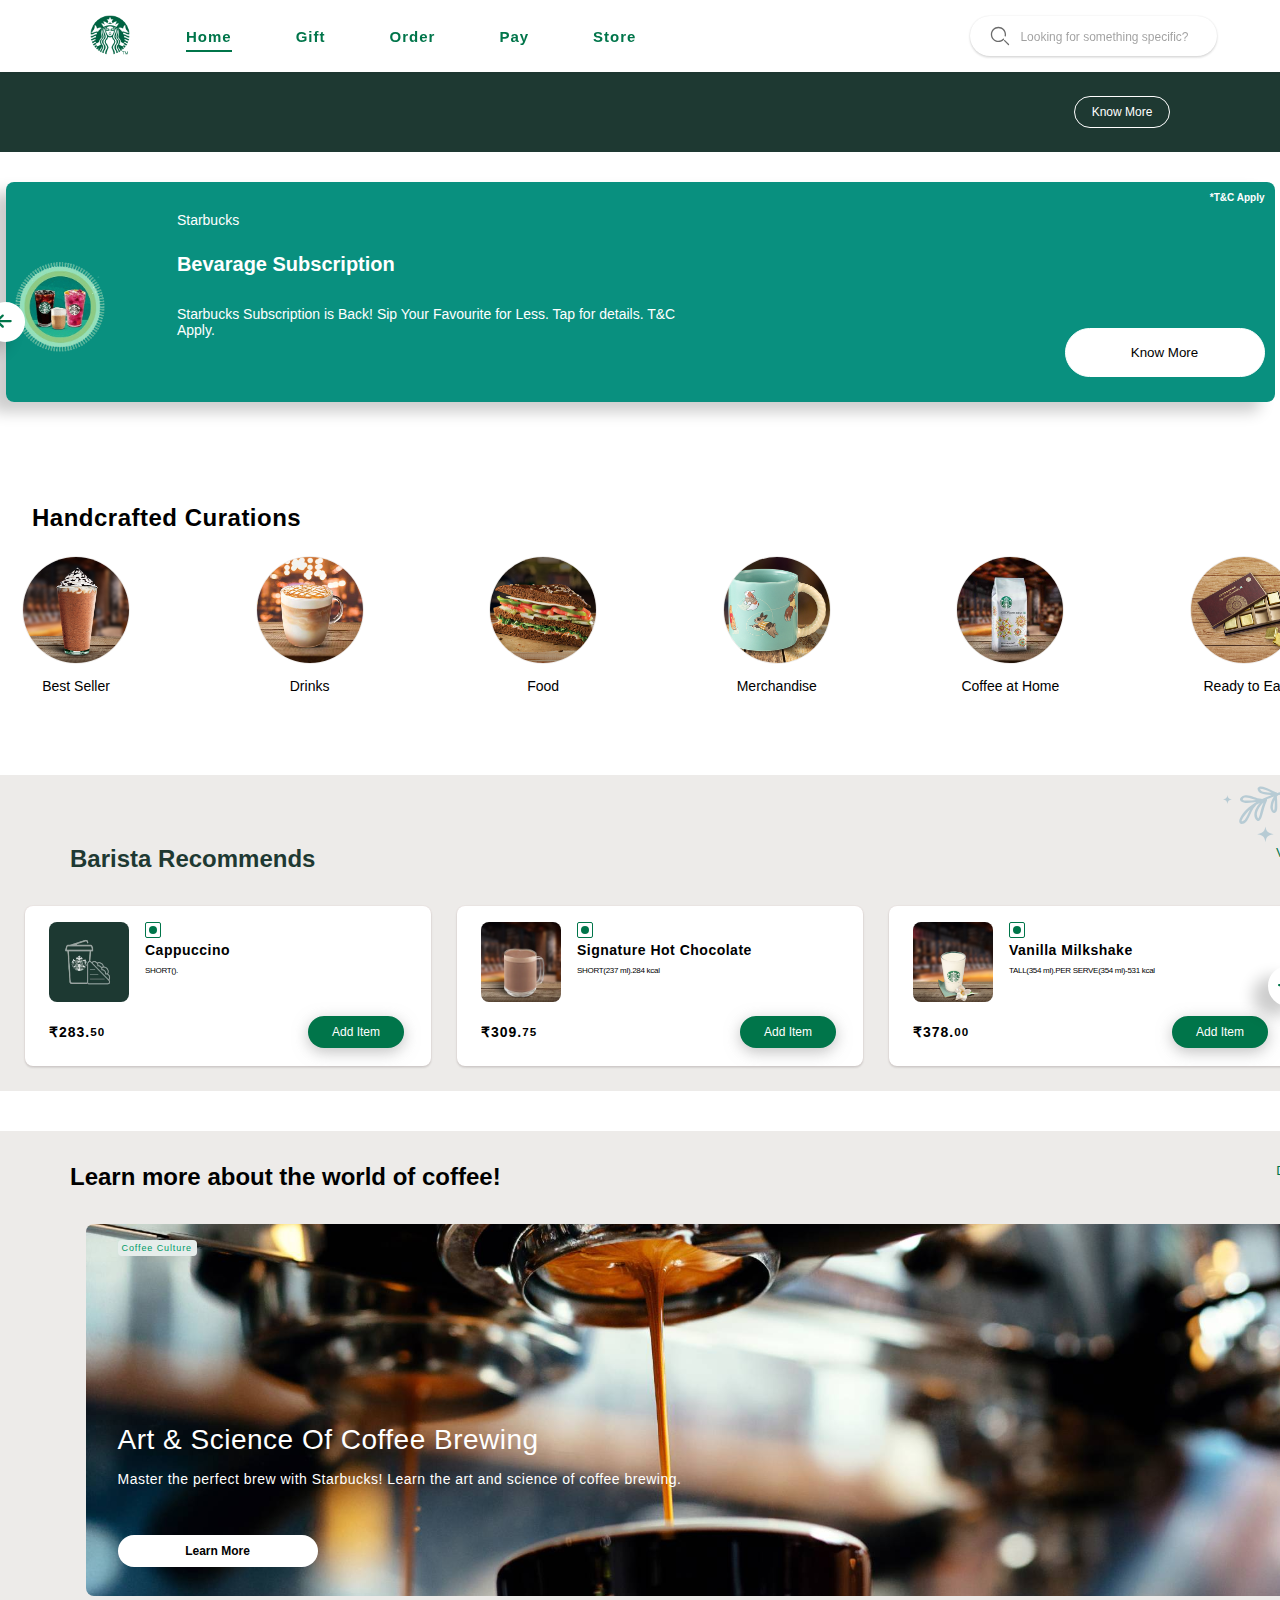
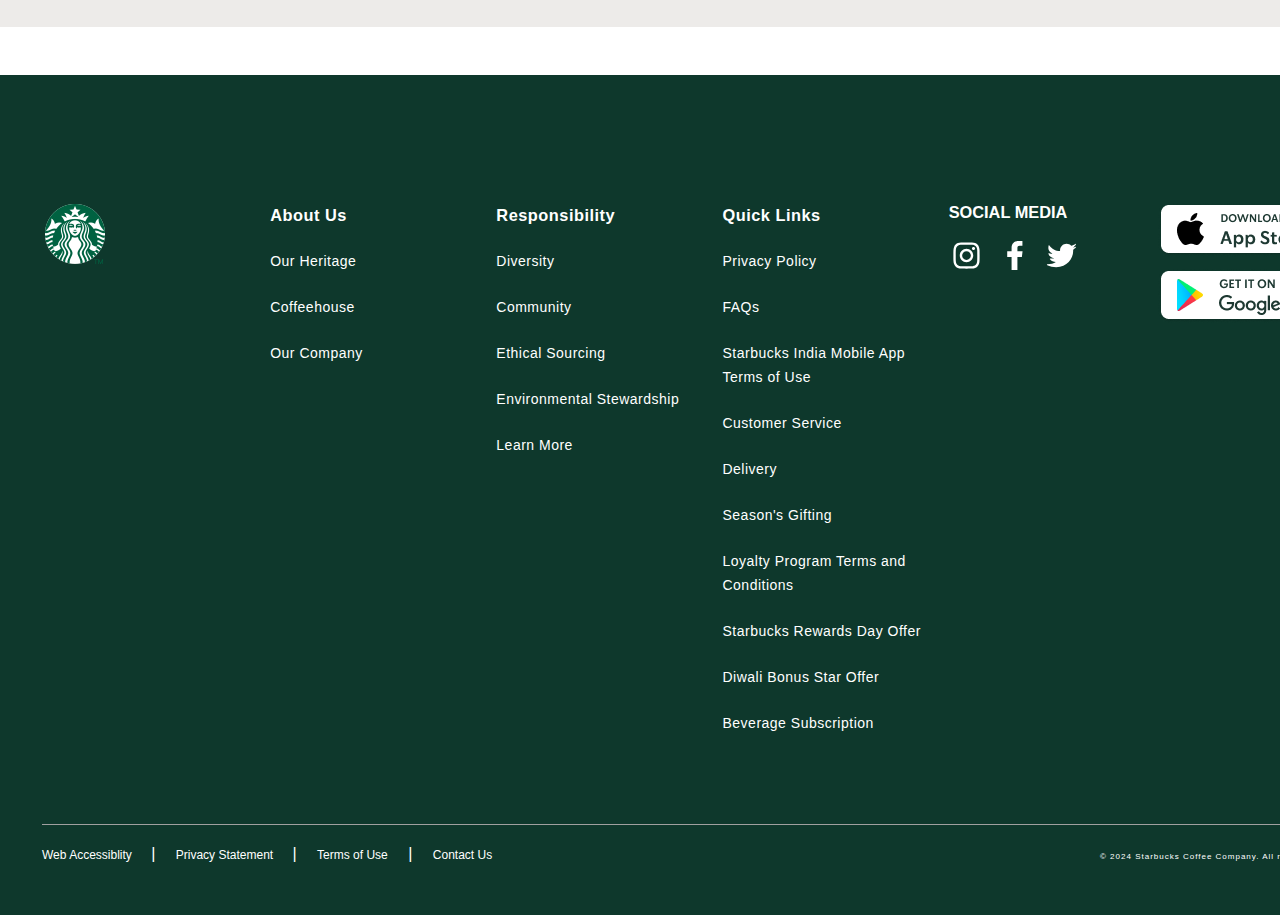
<file: index.html>
<!DOCTYPE html>
<html lang="en">
<head>
    <meta charset="UTF-8">
    <meta name="viewport" content="width=device-width, initial-scale=1.0">
    <title>Starbucks</title>
    <link rel="icon" type="img" href="assets/logo .png">
    <link rel="stylesheet" href="style.css">
    <link rel="stylesheet" href="https://cdnjs.cloudflare.com/ajax/libs/font-awesome/6.0.0-beta3/css/all.min.css">
</head>
<body>
    <nav>
        <a href=""  class="logo"><img src="assets/logo .png" alt=""></a>
        <ul>
            <a href="" class="home-link">
                <p>Home</p>
            </a>
            <a href="https://www.starbucks.in/giftcards">
                <p>Gift</p>
            </a>
            <a href="https://www.starbucks.in/ordering">
                <p>Order</p>
            </a>
            <a href="https://www.starbucks.in/dashboard">
                <p>Pay</p>
            </a>
            <a href="https://www.starbucks.in/store-locator">
                <p>Store</p>
            </a>
        </ul>
        <div class="nav-search">
            <img src="assets/search.svg" alt="">
            <input type="text"  placeholder="Looking for something specific?">
        </div>
       <a href="https://www.starbucks.in/profile" class="acc"> <img src="assets/account_thin.svg" alt=""></a>
    </nav>
   
   <a href="https://www.starbucks.in/rewards">
        <div class="nav-bottom">
            <button type="button">Know More</button>
        </div>
    </a>

   <div class="first-header">
        <button class="arrow-l"><i class="fa-solid fa-arrow-left"></i></button>
        <div class="first-header-image">
            <img src="assets/1 img.png" alt="">
        </div>
        <div class="first-col-cont">
            <p>Starbucks</p>
        <h2>Bevarage Subscription</h2>
        <p>Starbucks Subscription is Back! Sip Your Favourite for Less. Tap for details. T&C Apply.</p>
        
    </div>

    <div class="sec-col">
        <p>*T&C Apply</p>
       <div class="sec-col-btn">
            <a href="https://www.starbucks.in/dashboard/banner-detail">
                <button type="button">Know More</button>
            </a>
       </div>
    </div>

   </div>

   <div class="handcraft">
    <div class="handcraft-row-one">
        <h2>Handcrafted Curations</h2>
    </div>
    <div class="handcraft-row-two">
        <div class="cat-img">
            <a href="https://www.starbucks.in/ordering">
                <img src="assets/1.1.webp" class="imgs">
            </a>
            <p>Best Seller</p>
        </div>
        <div class="cat-img">
            <a href="https://www.starbucks.in/ordering">
                <img src="assets/1.2.webp" class="imgs">
            </a>
            <p>Drinks</p>
        </div>
        <div class="cat-img">
            <a href="https://www.starbucks.in/ordering">
                <img src="assets/1.3.webp" class="imgs">
            </a>
            <p>Food</p>
        </div>
        <div class="cat-img">
            <a href="https://www.starbucks.in/ordering">
                <img src="assets/1.4.webp" class="imgs">
            </a>
            <p>Merchandise</p>
        </div>
        <div class="cat-img">
            <a href="https://www.starbucks.in/ordering">
                <img src="assets/1.5.webp" class="imgs">
            </a>
            <p>Coffee at Home</p>
        </div>
        <div class="cat-img">
            <a href="https://www.starbucks.in/ordering">
                <img src="assets/1.6.webp" class="imgs">
            </a>
            <p>Ready to Eat</p>
        </div>
    </div>
   </div>

   <div class="barista">
    <img src="assets/third row corner.svg" class="corner-img">
   <div class="container">
    <div class="barista-row-one">
        <div class="barista-col-one">
            <h2>Barista Recommends</h2>
        </div>
        <div class="barista-col-two">
            <p>View Menu</p>
        </div>
    </div>

    <div class="barista-row-two">
        <div class="boxes">

            <div class="barista-boxes-sec1">
                <img src="assets/3.1.webp" >
            </div>
            <div class="barista-boxes-sec2">
                <img src="assets/ veg.svg" alt="">
                <h3>Cappuccino</h3>
                <h5>SHORT().</h5>
            </div>
            <div class="barista-boxes-sec3">
                <div class="price">
                    <h4>₹283.</h4><h5>50</h5>
                </div>

                <a href="https://www.starbucks.in/ordering"><div>
                    <button type="button">Add Item</button>
               </div></a>
            </div>

        </div>

        <div class="boxes">

            <div class="barista-boxes-sec1">
                <img src="assets/3.2.webp" >
            </div>
            <div class="barista-boxes-sec2">
                <img src="assets/ veg.svg" alt="">
                <h3>Signature Hot Chocolate</h3>
                <h5>SHORT(237 ml).284 kcal</h5>
            </div>
            <div class="barista-boxes-sec3">
                <div class="price">
                    <h4>₹309.</h4><h5>75</h5>
                </div>

                <a href="https://www.starbucks.in/ordering"><div>
                    <button type="button">Add Item</button>
               </div></a>
            </div>

        </div>

        <div class="boxes">

            <div class="barista-boxes-sec1">
                <img src="assets/3.3.webp" >
            </div>
            <div class="barista-boxes-sec2">
                <img src="assets/ veg.svg" alt="">
                <h3>Vanilla Milkshake</h3>
                <h5>TALL(354 ml).PER SERVE(354 ml)-531 kcal</h5>
            </div>
            <div class="barista-boxes-sec3">
                <div class="price">
                    <h4>₹378.</h4><h5>00</h5>
                </div>

                <a href="https://www.starbucks.in/ordering"><div>
                    <button type="button">Add Item</button>
               </div></a>
            </div>
            <button class="arrow-r"><i class="fa-solid fa-arrow-right"></i></button>

        </div>
       
    </div>
   </div>
   </div>

   
   <div class="learn">
    <div class="learn-row-one">
        <div class="learn-col-one">
            <h2>Learn more about the world of coffee!</h2>
        </div>
        <div class="learn-col-two">
            <p>Discover More</p>
        </div>
    </div>

    <div  id="coffee-bg">
        <div class="learn-sec-one">
            <p>Coffee Culture</p>
        </div>

        <div class="learn-sec-two">
            <h5>Art & Science Of Coffee Brewing</h5>
            <p> Master the perfect brew with Starbucks! Learn the art and science of coffee brewing.</p>
            <a href="https://www.starbucks.in/Blogs"><div>
                <button type="button">Learn More</button>
           </div></a>
        </div>

    </div>

   </div>
</body>
    <div class="footer">
        <div class="footer-container">
            <div class="footer-row-one">
                <div class="footer-conts">
                    <img src="assets/logo .png" alt="">
                </div>
                <div class="footer-conts">
                    <a href="https://www.starbucks.in/about-us" target="_blank"><h3>About Us</h3></a>
                    <ul>
                        <li><a href="https://www.starbucks.in/our-heritage" target="_blank">Our Heritage</a></li>
                        <li><a href="https://www.starbucks.in/coffeeHouse" target="_blank">Coffeehouse</a></li>
                        <li><a href="https://www.starbucks.in/our_company" target="_blank">Our Company</a></li>
                    </ul>
                </div>

                <div class="footer-conts">
                    <a href="https://www.starbucks.in/responsibility" target="_blank"><h3>Responsibility</h3></a>

                        <li><a href="https://www.starbucks.in/diversity" target="_blank">Diversity</a></li>
                        <li><a href="https://www.starbucks.in/community" target="_blank">Community</a></li>
                        <li><a href="https://www.starbucks.in/ethical-sourcing" target="_blank">Ethical Sourcing</a></li>
                        <li><a href="https://www.starbucks.in/environment" target="_blank">Environmental Stewardship</a></li>
                        <li><a href="https://www.starbucks.in/learn-more" target="_blank">Learn More</a></li>
                </div>

                <div class="footer-conts">
                    <a href="https://www.starbucks.in/quickLinks" target="_blank"><h3>Quick Links</h3></a>

                    <li><a href="https://www.starbucks.in/PrivacyPolicy" target="_blank">Privacy Policy</a></li>
                    <li><a href="https://www.starbucks.in/profile/help-center" target="_blank">FAQs</a></li>
                    <li><a href="https://www.starbucks.in/termsOfUse" target="_blank">Starbucks India Mobile App Terms of Use</a></li>
                    <li><a href="https://www.starbucks.in/customer-service" target="_blank">Customer Service</a></li>
                    <li><a href="https://www.starbucks.in/delivery" target="_blank">Delivery</a></li>
                    <li><a href="https://www.starbucks.in/season's_gifting" target="_blank">Season's Gifting</a></li>
                    <li><a href="https://www.starbucks.in/TnC" target="_blank">Loyalty Program Terms and Conditions</a></li>
                    <li><a href="https://www.starbucks.in/StarbucksRewardsDayOffer" target="_blank">Starbucks Rewards Day Offer</a></li>
                    <li><a href="https://www.starbucks.in/DiwaliBonus" target="_blank">Diwali Bonus Star Offer</a></li>
                    <li><a href="https://www.starbucks.in/BeverageSubscription" target="_blank">Beverage Subscription</a></li>
                </div>

                <div class="footer-sm-first">
                    <h3>SOCIAL MEDIA</h3>
                    <a href="https://www.instagram.com/starbucksindia/" target="_blank"><img src="assets/instagram.svg"></a>
                    <a href="https://www.facebook.com/starbucksindia" target="_blank"><img src="assets/facebook.svg"></a>
                    <a href="https://x.com/starbucksindia" target="_blank"><img src="assets/twitter.svg"></a>
                </div>
                <div class="footer-sm-sec">
                    <a href="https://apps.apple.com/in/app/starbucks-india/id1210203958" target="_blank"><img src="assets/appstoreiOS.png" alt=""></a>
                    <a href="https://play.google.com/store/apps/details?id=com.starbucks.in&pli=1" target="_blank"><img src="assets/appstoreAndroid.png" alt=""></a>
                </div>
                
            </div>


            <div class="footer-row-two">
                <div class="footer-legal">
                    <a href="https://www.starbucks.in/dashboard">Web Accessiblity </a>&emsp;|&emsp;
                    <a href="https://www.starbucks.in/dashboard">Privacy Statement </a>&emsp;|&emsp;
                    <a href="https://www.starbucks.in/dashboard">Terms of Use</a> &emsp;|&emsp;
                    <a href="https://www.starbucks.in/profile/help-center">Contact Us</a>
                </div>
                <div class="copyright">
                    <a href="">© 2024 Starbucks Coffee Company. All rights reserved.</a>
                </div>
            </div>
        </div>
    </div>

</html>
</file>
<file: style.css>
*{
    margin: 0;
    border: 0;
    padding: 0;
    box-sizing: border-box;
    font-family: SoDoSans_Light, 'Helvetica', sans-serif;
}

body{
    background-color: var(--bs-body-bg);
  
}

nav{
    background-color: #fff;
    position: relative;
    width: 100%;
    height: 72px;
    font-size: 15px;
    font-weight: lighter;
    display: flex;
    align-items: center;
    position: sticky;
    top: 0;
    overflow: hidden;
    box-shadow: #1c1c1c1c 1px 1px 2px;
    border-bottom-color: rgb(222, 226, 230);
    
}

.logo{
   margin-left: 90px;
}
.logo img{
   width: 40px;
}

nav ul{
    display: flex;
    align-items: center;
    color: #121111;
    margin-left: 16px ; 
}
nav ul a {
    text-decoration: none;
}

nav ul p{
    margin-left: 40px;
    margin-right: 24px;
    letter-spacing: 1px;
    color: #00754a;
    font-weight: bold;
}

.home-link p {
    position: relative;
}

.home-link p::after {
    content: "";
    display: block;
    width: 100%;
    height: 2px; /* Thickness of the underline */
    background-color: #00754a; 
    position: absolute;
    bottom: -7px; /* 5px gap from the text */
    left: 0;
}

.nav-search{
    width: 270px;
    height: 20px;
    border-radius: 30px;
    display: flex;
    align-items: center;
    padding: 20px;
    margin-left: 310px;
    background-color: #fff;
    box-shadow: 0 0 2px #00000012,0 2px 2px #0000000f,0 1px 3px #0000001a;

}
.nav-search img{


}
.nav-search input{
    flex: 1;
    height: 16px;
    border: none;
    outline: none;
    padding-left: 10px;
}
input::placeholder{
    color: rgba(0, 0, 0, 0.378);
    font-size: 12px;
  
}

.acc{
  margin-left: 90px;
}
.acc img{
    width: 32px;
}

/**-----Bnav-----**/

.nav-bottom{
    height: 80px;
    background-color: #1e3932;    
}
.nav-bottom button{
    width: 96px;
    height: 32px;
    background-color: transparent;
    color: #fff;
    font-size: 12px;
    border: 1px solid #ffffff;
    border-radius: 30px;
    cursor: pointer;
    float: right;
    margin-top: 24px;
    margin-right: 110px;
    
}

/**-----HEADER-------**/

.first-header{
    width: 1269px;
    height: 220px;
    background-image: url(assets/Banner_Background_2256x488_1_0c34e62d77.webp);
    background-size: cover;
    margin: auto;
    margin-top: 30px;
    border-radius: 8px;
    color: #fff;
    display: flex;
    margin-bottom: 40px;
    cursor: pointer;
    box-shadow: -15px 10px 15px rgba(0, 0, 0, 0.2);
    
}
.first-header-image{
    width: 152px;

}
.first-header img{
    width: 100px;
    margin-top: 15px;
    margin-left: -15px;
}

.arrow-l {
    display: flex;
    width: 40px; 
    height: 40px;
    border-radius: 50%;
    background-color: white; 
    border: 2px solid rgb(255, 255, 255); 
    color: #00754a; 
    font-size: 18px; 
    cursor: pointer;
    margin-top: 120px;
    margin-left: -20px;
    position: relative;
    box-shadow: -15px 10px 15px rgba(0, 0, 0, 0.2);
}

.fa-arrow-left{
    margin-left: 8px;
    margin-top: 8px;
    width: 5px;
}

.first-col-cont p{
    font-size: 14px;
    font-weight: 400;
    margin-top: 30px;
    margin-bottom: 25px;
}
.first-col-cont h2{
    font-size: 20px;
    font-weight: 600;
    margin-bottom: 25px;
}
/**--sec-col--**/
.sec-col {
    width: 560px;
    padding-top: 10px;
    text-align: right;
    padding-right: 10px;
    font-size: 10px;
    font-weight: 700;

}
.sec-col-btn{
    width: 200px;
    height: 49px;
    background-color: #fff;
    color:#000000de;
    font-size: 12px;
    border: 1px solid #ffffff;
    border-radius: 30px;
    cursor: pointer;
    display: flex;
    align-items: center;
    justify-content: center;
    text-decoration: none;
    
    margin-left: 350px;
    margin-top: 125px;
}
.sec-col-btn button{
    background-color:#fff;
    cursor: pointer;
    
}

/**HANDCRAFT**/
.handcraft{
    width: 1320px;
    height: 259px;
    margin: auto;
    padding-top: 32px;
    padding-bottom: 16px;
    padding-left: 12px;
    padding-right: 12px;
    margin-top: 70px;
    
}
.handcraft-row-one{
    height: 52px;
    font-size: 16px;
    letter-spacing: 0.5px;
    padding-left: 20px;
    

}
.handcraft-row-two{
    height: 158px;
    padding-left: 10px;
    padding-right: 10px;
    display: flex;
    flex-wrap: wrap;
    justify-content: space-between;
}
.cat-img{
    height: 163.5px;
    text-align: center;
    overflow: hidden;
}
.imgs{
    width:108px;
    height: 108px;
    border: 1px solid #edebe9;
    border-radius: 50%;
    
}
.cat-img img:hover{

     border: 2px solid #00754a;

}


.cat-img p{
    font-size: 14px;
    font-weight: 400;
    margin-top: 10px;
    color: black;
}
/**THIRD_SEC**/
.barista{
    margin-top: 44px;
    width: 100%;
    height: 316px;
    background-color: rgb(237, 235, 233);
    margin-bottom: 40px;
    
    
}
.corner-img{
    width: 57px;
    height: 70px;
    float: right;
}

.container{
    padding-top: 30px;
}
.barista-row-one{
    width: 1320px;
    height: 60.8px;
    margin-left: 40px;

    display: flex;
}
.barista-col-one{
    width: 880px;
    color: #1e3932;
    font-size: 16px;
    padding-left: 30px;
}
.barista-col-two{
    width: 440px;
    color: #00754a;
    font-size: 13px;
    font-weight: 500;
    text-align: end;
    padding-right: 20px;
}
/**row2**/
.barista-row-two{
    width: 1320px;
    height: 160px;
    margin: auto;
    display: flex;
    justify-content: space-between;
    padding: 0px 25px;
    
}
.boxes{
    width: 406px;
    height: 100%;
    background-color: #fff;
    border-radius: 8px;
    padding: 16px 24px;
    display: flex;
    flex-wrap: wrap;
    cursor: pointer;

    box-shadow: 0 0 2px #d00d0d12,0 2px 2px #0000000f,0 1px 3px #0000001a;
}
.barista-boxes-sec1{
    width: 80px;
    height: 90px;

}
.barista-boxes-sec1 img{
    width: 80px;
    height: 80px;
    border-radius: 8px;
    object-fit: cover;
}
.barista-boxes-sec2{
    width: 275px;
    height: 92px;
    color: #000;
    
    padding: 0px 16px;
}
.barista-boxes-sec2 h3{
    font-size: 14px;
    font-weight: 600;
    letter-spacing: 0.5px;

}
.barista-boxes-sec2 h5{
    font-size: 8px;
    font-weight:10;
    letter-spacing: -0.3px;
    margin-top: 8px;

}

.arrow-r{
    display: flex;
    width: 40px; 
    height: 40px;
    border-radius: 50%;
    background-color: white; 
    border: 2px solid rgb(255, 255, 255); 
    color: #00754a; 
    font-size: 18px; 
    cursor: pointer;
    margin-top: -50px;
    margin-right: -150px;
    position: relative;
    box-shadow: -15px 10px 15px rgba(0, 0, 0, 0.2);
}

.fa-arrow-right{
    margin-left: 8px;
    margin-top: 8px;
    width: 5px;
}
/**-------**/

.barista-boxes-sec3{
    width: 355px;
    height: 32px;
    display: flex;
    justify-content: space-between;
    align-items: center;

    font-size: 14px;
    letter-spacing: 1px;
    
}
.price{
    display: flex;
    align-items: center;
}

.barista-boxes-sec3 button{
    width: 96px;
    height: 32px;
    background-color: #00754a;
    color: #fff;
    font-size: 12px;
    
    border-radius: 30px;
    cursor: pointer;
    box-shadow: 0 4px 15px #a3a3a3ad;
}
.barista-boxes-sec3 button:hover{
    background-color: #012905;
    transition: 0.3s;
}

/**LEARN_BOX**/

.learn{
    width: 1440px;
    height: 496px;
    background-color: rgb(237, 235, 233);
    padding-top: 32px;
}
.learn-row-one{
    width: 1320px;
    height: 60.5px;
    
    margin: auto;
    display: flex;
}
.learn-col-one{
    width: 880px;
    height: 60px;
    margin-left:10px;
}
.learn-col-two{
    width: 440px;
    height: 60px;
    text-align: right;
    color: #00754a;
    font-size: 13px;
    padding-right: 20px;
}
/**--------BACKGROUND----**/


#coffee-bg{
    background-image: url(assets/coffee\ background.jpg);
    background-color: #00000000;

    width: 1269px;
    height: 372px;
    background-color: #00000082;
    
    background-size: cover;
    background-position: center;
    margin: auto;

    padding: 16px;
    padding-left: 32px;
    border-radius: 8px;
    cursor: pointer;    
}

#coffee-bg:hover{
    background-blend-mode: color;
    transition: 0.5s;
    background-color: #00000082;
}
#coffee-bg:not(:hover){
    background-blend-mode: color;
    transition: 0.5s;
    background-color: #00000000;
}




/**sec-one**/
.learn-sec-one{
    width: 1220;
    height: 44px;

}
.learn-sec-one p{
    color: #096;
    background-color: #e6edeb;
    font-size: 9px;
    border-radius: 4px;
    padding: 3px 4px;
    width: 79px;
    letter-spacing: 0.9px;

}
/**sec-two**/
.learn-sec-two{
    width: 1100px;
    height: 143px;
    margin-top: 140px;
}
.learn-sec-two h5{
    font-size: 28px;
    font-weight: 500;
    color: #fff;
    margin-bottom: 8px;
    letter-spacing: 0.5px;
}
.learn-sec-two p{
    font-size: 14px;
    color: #fff;
    font-weight: 400;
    margin-top: 15px;
    margin-bottom: 48px;
    letter-spacing: 0.5px;
}
.learn-sec-two button{
    width: 200px;
    height: 32px;
    background-color: #fff;
    color: black;
    font-size: 12px;
    font-weight: 600;
    border-radius: 16px;
    cursor: pointer;
}

/**-------footer------**/
.footer{
    width:100% ;
    height:840px ;
    margin-top: 48px;
    background-color: #0e382c;
    padding: 128px 32px 32px;

}
.footer-container{
    width: 1320px;
    height: 664px;
    
    margin: auto;
}
.footer-row-one{
    width: 1320px;
    height: 573px;
    
    display: flex;
    margin-bottom: 48px;
}
.footer-conts{
    width: 230px;
    height: 573px;
    color: #fff;
    font-size: 14px;
    font-weight: 100;
    letter-spacing: 0.5px;
    
    display: block;
    padding-left: 12px;
    padding-right: 12px;
    text-align: start;
    line-height: 24px;
    
}
.footer-conts h3{
    color: #fff;
}
.footer-conts li{
    margin: 22px 0;
    list-style-type: none;
    text-decoration: none;

}
.footer-conts a{
    font-size: 14px;
    letter-spacing: 0.5px;
    font-weight:lighter;
    text-decoration: none;
    color: #fff;
}
.footer-conts a:hover{
    color: #bbb;
    transition: 0.2s;
}



.footer-sm{
    width: 440px;
    height: 573px;
}
.footer-sm-first{
    width: 160px;
    height: 573px;
    color: #fff;
    padding-left: 12px;
    font-size: 14px;
    
}
.footer-sm-first h3{
    margin-bottom: 16px;
}
.footer-sm-first img{
    width: 35px;
    height: 35px;
    margin-right: 9px;
}


.footer-sm-sec{
    width: 263px;
    height: 573px;
    text-align: right;
    
}
.footer-sm-sec img{
    width: 194px;
    height: 62px;
    padding-bottom: 8px;
}
/**FOOT-LEGAL**/
.footer-row-two{
    display: flex;
    border-top: 1px solid #a0a0a0;
    padding-top: 20px;
    margin-left: 10px;
}

.footer-legal{
    width: 1058px;
    height: 43px;
    color: #fff;
    font-weight: lighter;
    font-size: 16px;

}
.footer-legal a{
    font-size: 12px;
    font-weight: lighter;
    text-decoration: none;
    color: #fff;
}
.footer-legal a:hover{
    color: #bbb;
    transition: 0.2s;
}

.copyright{
    text-align: right;
}
.copyright a{
    font-size: 8px;
    font-weight: lighter;
    letter-spacing: 1px;
    text-decoration: none;
    color: #fff;
   
}
.copyright a:hover{
    color: #bbb;
    transition: 0.2s;
}
</file>
